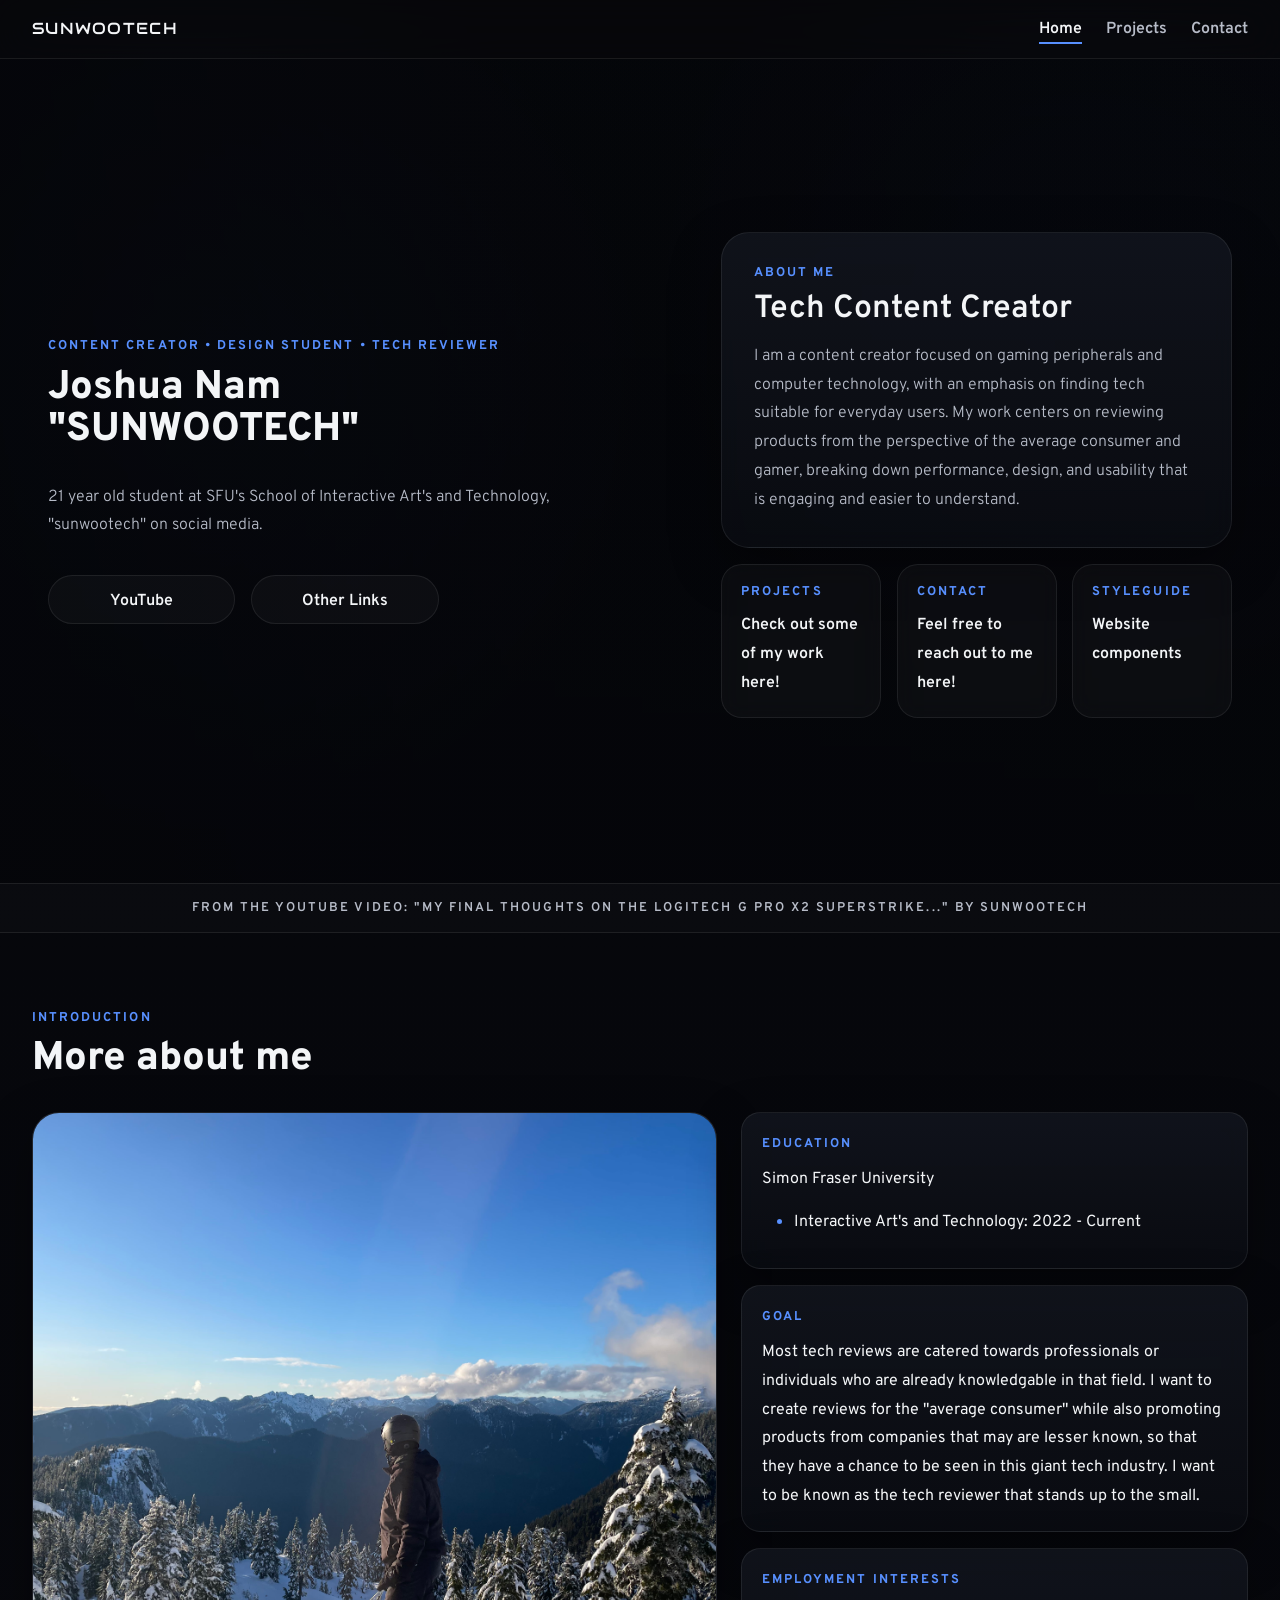
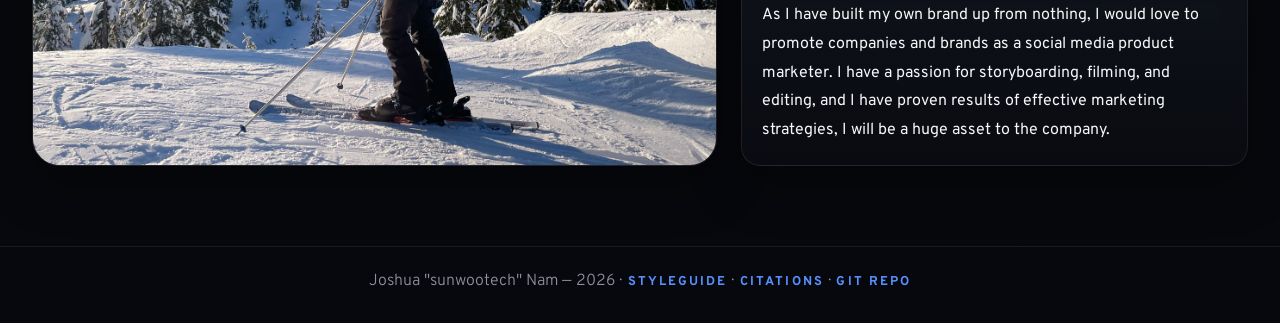
<file: index.html>
<!DOCTYPE html>
<html lang="en">
<head>
  <!-- Meta setup -->
  <meta charset="UTF-8">
  <meta name="viewport" content="width=device-width, initial-scale=1.0">
  <title>Joshua Nam | Home</title>

  <!-- Fonts -->
  <link rel="preconnect" href="https://fonts.googleapis.com">
  <link rel="preconnect" href="https://fonts.gstatic.com" crossorigin>
  <link href="https://fonts.googleapis.com/css2?family=Audiowide&family=Overpass:wght@300;400;600;800&display=swap" rel="stylesheet">

  <!-- Main stylesheet -->
  <link rel="stylesheet" href="css/main.css">
</head>
<body>
  <!-- Header -->
  <header class="site-header">
    <div class="header-inner">
      <!-- Brand -->
      <a href="index.html" class="brand">SUNWOOTECH</a>

      <!-- Navigation -->
      <nav class="main-nav">
        <a href="index.html" class="active">Home</a>
        <a href="projects.html">Projects</a>
        <a href="contact.html">Contact</a>
      </nav>
    </div>
  </header>

  <main>
    <!-- Hero section -->
    <section class="hero-home video-hero">
      <!-- Background video -->
      <video class="hero-bg-video" autoplay muted loop playsinline>
        <source src="video/superstrike.mp4" type="video/mp4">
      </video>

      <!-- Video overlay -->
      <div class="hero-video-overlay"></div>

      <!-- Hero content -->
      <div class="hero-inner">
        <!-- Hero text -->
        <div class="hero-copy">
          <!-- Eyebrow -->
          <p class="eyebrow">CONTENT CREATOR • DESIGN STUDENT • TECH REVIEWER</p>

          <!-- Main title -->
          <h1 class="h1">
            Joshua Nam <br>
            "SUNWOOTECH"
          </h1>

          <!-- Hero description -->
          <p class="hero-text">
            21 year old student at SFU's School of Interactive Art's and Technology, "sunwootech" on social media.
          </p>

          <!-- Hero buttons -->
          <div class="hero-buttons">
            <a href="https://www.youtube.com/@sunwootech" target="_blank" class="button"><span>YouTube</span></a>
            <a href="https://linktr.ee/sunwootech" target="_blank" class="button"><span>Other Links</span></a>
          </div>
        </div>

        <!-- Hero cards -->
        <div class="hero-visual">
          <!-- Feature card -->
          <div class="hero-feature-card">
            <span>About Me</span>
            <h2 class="h2">Tech Content Creator</h2>
            <p>
              I am a content creator focused on gaming peripherals and computer technology,
              with an emphasis on finding tech suitable for everyday users. My work centers
              on reviewing products from the perspective of the average consumer and gamer,
              breaking down performance, design, and usability that is engaging and easier to understand.
            </p>
          </div>

          <!-- Mini cards -->
          <div class="hero-mini-grid">
            <!-- Projects card -->
            <a href="projects.html" class="hero-mini-card hero-link-card">
              <span>Projects</span>
              <p>Check out some of my work here!</p>
            </a>

            <!-- Contact card -->
            <a href="contact.html" class="hero-mini-card hero-link-card">
              <span>Contact</span>
              <p>Feel free to reach out to me here!</p>
            </a>

            <!-- Styleguide card -->
            <a href="Template.html" class="hero-mini-card hero-link-card accent-card">
              <span>Styleguide</span>
              <p>Website components</p>
            </a>
          </div>
        </div>
      </div>
    </section>

    <!-- Highlight strip -->
    <section class="home-strip">
      <div class="strip-inner">
        <span>From the YouTube Video: "My final thoughts on the Logitech G Pro X2 Superstrike..." by sunwootech</span>
      </div>
    </section>

    <!-- Intro section -->
    <section class="home-intro-section">
      <!-- Section heading -->
      <div class="section-heading">
        <p class="section-label">Introduction</p>
        <h2 class="section-title">More about me</h2>
      </div>

      <!-- Intro grid -->
      <div class="intro-grid">
        <!-- Main image -->
        <div class="intro-main-card">
          <img src="img/me.jpg" alt="Photo of me">
        </div>

        <!-- Side cards -->
        <div class="intro-side-cards">
          <!-- Education card -->
          <div class="intro-info-card">
            <span>Education</span>
            <p>Simon Fraser University
              <ul class="bulleted-list">
                <li>Interactive Art's and Technology: 2022 - Current</li>
              </ul>
            </p>
          </div>

          <!-- Goal card -->
          <div class="intro-info-card">
            <span>Goal</span>
            <p>
              Most tech reviews are catered towards professionals or individuals
              who are already knowledgable in that field. I want to create reviews
              for the "average consumer" while also promoting products from companies
              that may are lesser known, so that they have a chance to be seen 
              in this giant tech industry. I want to be known as the tech reviewer 
              that stands up to the small.
            </p>
          </div>

          <!-- Employment card -->
          <div class="intro-info-card">
            <span>Employment Interests</span>
            <p>
              As I have built my own brand up from nothing, I would love to promote
              companies and brands as a social media product marketer. I have a passion
              for storyboarding, filming, and editing, and I have proven results of effective
              marketing strategies, I will be a huge asset to the company.
            </p>
          </div>

        </div>
      </div>
    </section>
  </main>

  <!-- Footer -->
  <footer class="site-footer">
    <p>
      Joshua "sunwootech" Nam — 2026 ·
      <a href="Template.html" class="footer-link">Styleguide</a>
      · <a href="Template.html#citations" class="footer-link">Citations</a>
      · <a href="https://github.com/jswnm/jswnm.github.io" target="_blank" class="footer-link">Git Repo</a>
    </p>
  </footer>
</body>
</html>
</file>
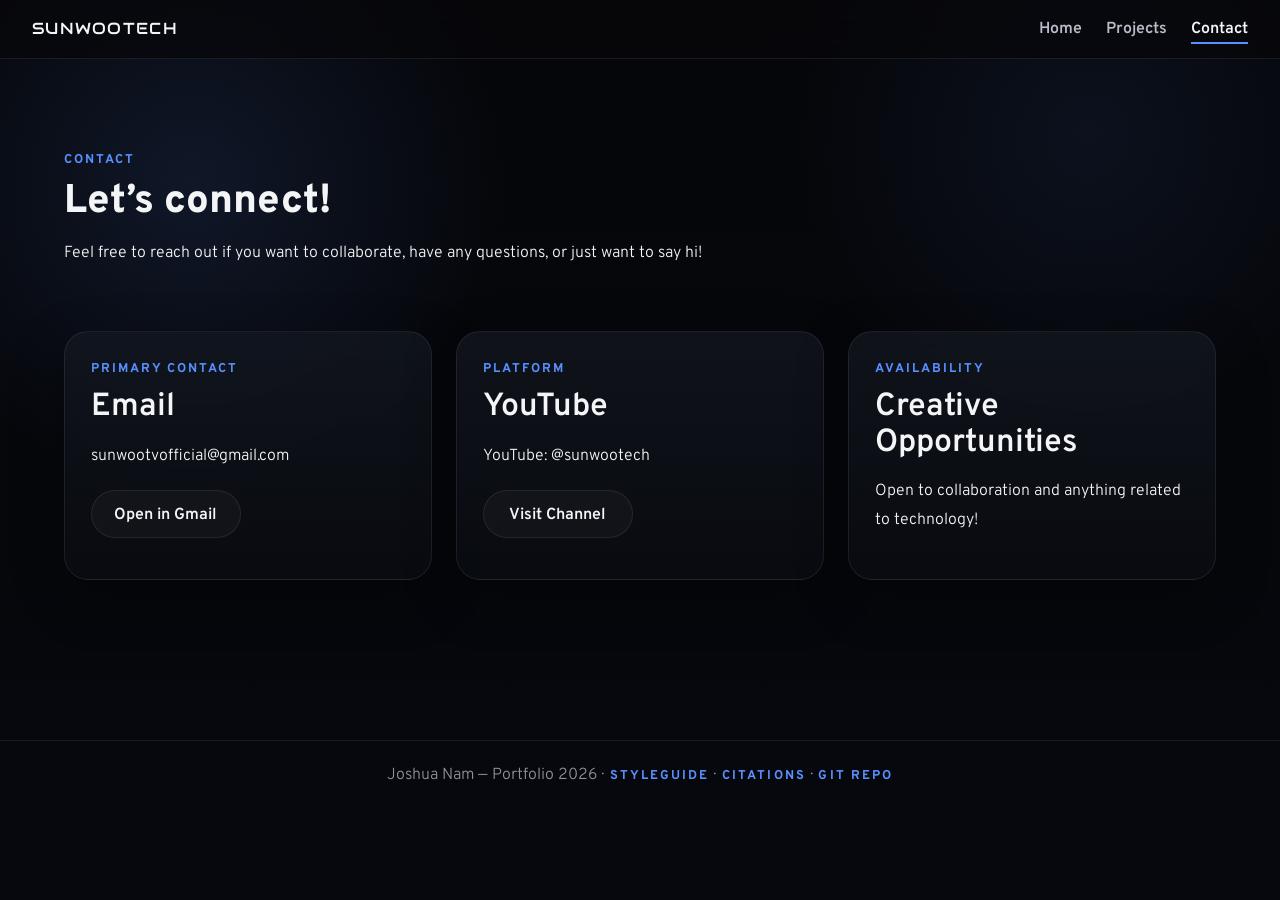
<file: contact.html>
<!DOCTYPE html>
<html lang="en">
<head>
  <!-- Meta setup -->
  <meta charset="UTF-8">
  <meta name="viewport" content="width=device-width, initial-scale=1.0">
  <title>Joshua Nam | Contact</title>

  <!-- Fonts -->
  <link rel="preconnect" href="https://fonts.googleapis.com">
  <link rel="preconnect" href="https://fonts.gstatic.com" crossorigin>
  <link href="https://fonts.googleapis.com/css2?family=Audiowide&family=Overpass:wght@300;400;600;800&display=swap" rel="stylesheet">

  <!-- Styles -->
  <link rel="stylesheet" href="css/main.css">
</head>

<body>

  <!-- Header -->
  <header class="site-header">
    <div class="header-inner">

      <!-- Brand -->
      <a href="index.html" class="brand">SUNWOOTECH</a>

      <!-- Navigation -->
      <nav class="main-nav">
        <a href="index.html">Home</a>
        <a href="projects.html">Projects</a>
        <a href="contact.html" class="active">Contact</a>
      </nav>

    </div>
  </header>

  <!-- Main content -->
  <main class="page-shell">

    <!-- Hero -->
    <section class="contact-hero">
      <p class="section-label">Contact</p>
      <h1 class="page-title">Let’s connect!</h1>
      <p class="page-text">
        Feel free to reach out if you want to collaborate, have any questions, or just want to say hi!
      </p>
    </section>

    <!-- Contact cards -->
    <section class="contact-grid">

      <!-- Email -->
      <div class="contact-card">
        <span>Primary Contact</span>
        <h2 class="h2">Email</h2>
        <p>sunwootvofficial@gmail.com</p>
        <a href="https://mail.google.com/mail/?view=cm&fs=1&to=sunwootvofficial@gmail.com"
          target="_blank"
          class="button">
          <span>Open in Gmail</span>
        </a>
      </div>

      <!-- YouTube -->
      <div class="contact-card">
        <span>Platform</span>
        <h2 class="h2">YouTube</h2>
        <p>YouTube: @sunwootech</p>
        <a href="https://www.youtube.com/@sunwootech" target="_blank" class="button">
          <span>Visit Channel</span>
        </a>
      </div>

      <!-- Availability -->
      <div class="contact-card">
        <span>Availability</span>
        <h2 class="h2">Creative Opportunities</h2>
        <p>Open to collaboration and anything related to technology!</p>
      </div>

    </section>
  </main>

  <!-- Footer -->
  <footer class="site-footer">
    <p>
      Joshua Nam — Portfolio 2026 ·
      <a href="Template.html" class="footer-link">Styleguide</a>
      · <a href="Template.html#citations" class="footer-link">Citations</a>
      · <a href="https://github.com/jswnm/jswnm.github.io" target="_blank" class="footer-link">Git Repo</a>
    </p>
  </footer>

</body>
</html>
</file>
<file: css/main.css>
/* GLOBAL RESET */
* {
  box-sizing: border-box;
}

/* ROOT LAYOUT */
html {
  scroll-behavior: smooth;
  background-color: #05060a;
}

/* GLOBAL COLOR VARIABLES */
:root {
  --bg: #07080d;
  --bg-soft: #11141c;
  --panel: rgba(255, 255, 255, 0.04);
  --panel-strong: rgba(255, 255, 255, 0.06);
  --line: rgba(255, 255, 255, 0.08);
  --text: #f3f5f7;
  --muted: #b7bcc8;
  --accent: #5890FF;
  --accent-light: #7AB0FF;
  --shadow: 0 18px 50px rgba(0, 0, 0, 0.35);
}

/* SITE BODY STYLES */
body {
  margin: 0;
  min-height: 100vh;
  font-family: 'Overpass', sans-serif;
  color: var(--text);
  background:
    radial-gradient(circle at 15% 20%, rgba(88, 144, 255, 0.12), transparent 24%),
    radial-gradient(circle at 85% 15%, rgba(88, 144, 255, 0.08), transparent 22%),
    linear-gradient(180deg, #05060a 0%, #07080d 100%);
  overflow-x: hidden;
}

.bulleted-list {
  list-style-type: disc;
  padding-left: 2em;
}

.bulleted-list li {
  margin-bottom: 0.4em;
  position: relative;
}

.bulleted-list li::marker {
  color: #5890FF;
  font-size: 1.1em;
}

.project-image {
  width: 100%;
  max-width: 700px;
  display: block;
  border-radius: 1rem;
  box-shadow: 0 0 16px rgba(88, 144, 255, 0.12);
}

.numbered-list {
  list-style-type: decimal;
  padding-left: 2em;
}

.numbered-list li {
  margin-bottom: 1rem;
  position: relative;
}

.numbered-list li::marker {
  color: #5890FF;
  font-size: 1.1em;
}

.project-image-wrap {
  display: flex;
  justify-content: center;
  margin: 1rem 0 0.5rem;
}

/* HEADER */
.site-header {
  position: sticky;
  top: 0;
  z-index: 1000;
  backdrop-filter: blur(18px);
  background: rgba(8, 8, 10, 0.7);
  border-bottom: 1px solid var(--line);
}

.header-inner {
  max-width: 1280px;
  margin: 0 auto;
  padding: 1.15rem 2rem;
  display: flex;
  justify-content: space-between;
  align-items: center;
}

.brand {
  text-decoration: none;
  color: var(--text);
  font-family: 'Audiowide', sans-serif;
  letter-spacing: 0.08em;
  font-size: 1rem;
}

.main-nav {
  display: flex;
  gap: 1.5rem;
  flex-wrap: wrap;
}

.main-nav a {
  text-decoration: none;
  color: var(--muted);
  position: relative;
  transition: 0.25s ease;
  font-family: 'Overpass', sans-serif;
  font-size: 1rem;
  font-weight: 600;
}

.main-nav a::after {
  content: "";
  position: absolute;
  left: 0;
  bottom: -0.35rem;
  width: 0;
  height: 2px;
  background: var(--accent);
  transition: 0.25s ease;
}

.main-nav a:hover,
.main-nav a.active {
  color: var(--text);
}

.main-nav a:hover::after,
.main-nav a.active::after {
  width: 100%;
}

/* TYPE SCALE FROM STYLEGUIDE */
.h1,
.page-title,
.section-title,
.hero-home h1 {
  font-family: 'Overpass', sans-serif;
  font-weight: 800;
  font-size: 2.5rem;
  line-height: 1.05;
  color: var(--text);
  margin: 0;
}

.h2 {
  font-family: 'Overpass', sans-serif;
  font-weight: 600;
  font-size: 2rem;
  line-height: 1.1;
  margin: 0;
}

.h3,
.page-section-title {
  font-family: 'Overpass', sans-serif;
  font-weight: 600;
  font-size: 1.5rem;
  line-height: 1.2;
  color: var(--accent);
  margin: 0;
}

.paragraph,
.page-text,
.hero-text,
.about-main-panel p,
.skill-panel p,
.contact-card p,
.project-analysis p,
.hero-feature-card p,
.hero-mini-card p,
.intro-main-card p,
.intro-info-card p,
.info-box p {
  font-family: 'Overpass', sans-serif;
  font-weight: 300;
  font-size: 1rem;
  line-height: 1.8;
}

/* SHARED */
.section-label,
.eyebrow,
.hero-feature-card span,
.hero-mini-card span,
.contact-card > span,
.intro-info-card span,
.footer-link {
  font-family: 'Overpass', sans-serif;
  color: var(--accent);
  font-size: 0.8rem;
  font-weight: 700;
  text-transform: uppercase;
  letter-spacing: 0.16em;
}

.page-shell {
  max-width: 1280px;
  margin: 0 auto;
  padding: 5rem 2rem;
}

.page-intro,
.contact-hero {
  max-width: 1280px;
  margin: 0 auto;
  padding: 0rem 2rem 2rem;
}

.section-heading {
  margin-bottom: 2rem;
}

/* BUTTONS */
.button {
  display: inline-flex;
  align-items: center;
  justify-content: center;
  min-width: 150px;
  width: 30%;
  padding: 0.95rem 1.35rem;
  border-radius: 999px;
  text-decoration: none;
  font-family: 'Overpass', sans-serif;
  font-size: 1rem;
  font-weight: 600;
  line-height: 1;

  border: 1px solid var(--line);
  color: var(--text);
  background: rgba(255, 255, 255, 0.03);
  box-shadow: none;

  transition:
    color 0.25s ease,
    box-shadow 0.3s ease,
    transform 0.2s ease;
}

.button span {
  position: relative;
  top: 1.5px;
  color: inherit;
}

.button:hover {
  background: linear-gradient(90deg, var(--accent-light), var(--accent));
  color: #08111f;
  box-shadow: 0 12px 28px rgba(88, 144, 255, 0.4);

  border: 1px solid transparent;
}

.button:active {
  box-shadow: 0 6px 14px rgba(88, 144, 255, 0.25);
}

/* HOME HERO */
.hero-home {
  position: relative;
  width: 100%;
  min-height: calc(100vh - 76px);
  padding: 4.5rem 2rem 4rem;
  overflow: hidden;
  isolation: isolate;
}

.hero-inner {
  max-width: 1280px;
  margin: 0 auto;
  padding-left: 1rem;
  padding-right: 1rem;
  display: grid;
  grid-template-columns: minmax(0, 1.1fr) minmax(320px, 0.9fr);
  gap: 3rem;
  align-items: center;
  min-height: calc(100vh - 76px - 8.5rem);
  position: relative;
  z-index: 2;
}

.hero-copy {
  max-width: 760px;
}

.hero-home h1 {
  margin: 0.8rem 0 2rem;
}

.hero-text {
  max-width: 600px;
  color: var(--muted);
}

.hero-buttons {
  display: flex;
  gap: 1rem;
  flex-wrap: wrap;
  margin-top: 2.2rem;
}

.hero-visual {
  display: flex;
  flex-direction: column;
  gap: 1rem;
  position: relative;
  z-index: 2;
}

.hero-feature-card,
.hero-mini-card,
.contact-card,
.intro-main-card,
.intro-info-card {
  background: linear-gradient(180deg, rgba(20, 24, 33, 0.72), rgba(10, 12, 18, 0.82));
  border: 1px solid var(--line);
  box-shadow: var(--shadow);
  backdrop-filter: blur(10px);
}

.hero-feature-card {
  border-radius: 1.75rem;
  padding: 2rem;
  display: flex;
  flex-direction: column;
  justify-content: flex-end;
}

.hero-feature-card h2 {
  margin: 0.7rem 0 0.9rem;
}

.hero-feature-card p {
  margin: 0;
  color: var(--muted);
}

.hero-mini-grid {
  display: grid;
  grid-template-columns: repeat(3, 1fr);
  gap: 1rem;
}

.hero-mini-card {
  border-radius: 1.3rem;
  padding: 1.2rem;
  display: flex;
  flex-direction: column;
  justify-content: flex-start;
  min-height: 120px;
}

.hero-mini-card p {
  margin: 0.7rem 0 0;
  color: var(--text);
  font-weight: 600;
}

.hero-link-card {
  border: 1px solid var(--line);
  color: var(--text);
  background: rgba(255, 255, 255, 0.03);
  box-shadow: none;
  text-decoration: none;
  transition: 0.25s ease;
}

.hero-link-card:hover {
  transition: 0.25s ease;
  border-color: rgba(88, 144, 255, 0.28);
  background: linear-gradient(180deg, rgba(88, 144, 255, 0.22), rgba(88, 144, 255, 0.08));
  box-shadow: 0 12px 24px rgba(0, 0, 0, 0.3);
}

/* VIDEO HERO */
.video-hero {
  position: relative;
  overflow: hidden;
  isolation: isolate;
}

.hero-bg-video {
  position: absolute;
  inset: 0;
  width: 100%;
  height: 100%;
  object-fit: cover;
  z-index: -3;
}

.hero-video-overlay {
  position: absolute;
  inset: 0;
  z-index: -2;
  background:
    linear-gradient(90deg, rgba(5, 6, 10, 0.88) 0%, rgba(5, 6, 10, 0.72) 40%, rgba(5, 6, 10, 0.70) 100%),
    linear-gradient(180deg, rgba(5, 6, 10, 0.35) 0%, rgba(5, 6, 10, 0.55) 100%);
}

/* STRIP */
.home-strip {
  border-top: 1px solid var(--line);
  border-bottom: 1px solid var(--line);
  background: rgba(255, 255, 255, 0.02);
}

.strip-inner {
  max-width: 1280px;
  margin: 0 auto;
  padding: 1rem 2rem;
  display: flex;
  gap: 2rem;
  flex-wrap: wrap;
  color: var(--muted);
  font-family: 'Overpass', sans-serif;
  font-size: 0.8rem;
  font-weight: 600;
  letter-spacing: 0.16em;
  text-transform: uppercase;
  justify-content: center;
}

/* INTRO */
.home-intro-section {
  max-width: 1280px;
  margin: 0 auto;
  padding: 4rem 2rem 5rem;
}

.intro-grid {
  display: grid;
  grid-template-columns: 1.15fr 0.85fr;
  gap: 1.5rem;
}

.intro-main-card {
  border-radius: 1.7rem;
  padding: 0;
  overflow: hidden;
}

.intro-main-card img {
  width: 100%;
  height: 100%;
  display: block;
  object-fit: cover;
}

.intro-main-card p {
  margin: 0 0 1rem;
  color: var(--muted);
}

.intro-main-card p:last-child {
  margin-bottom: 0;
}

.intro-side-cards {
  display: grid;
  gap: 1rem;
}

.intro-info-card {
  border-radius: 1.2rem;
  padding: 1.25rem;
}

.intro-info-card p {
  margin: 0.75rem 0 0;
  color: var(--text);
  font-weight: 400;
}

/* PROJECTS */
.project-list-wrapper {
  max-width: 1280px;
  margin: 0 auto;
  padding: 1rem 2rem 5rem;
  display: grid;
  gap: 3rem;
}

.page-section-title {
  margin-bottom: 1.2rem;
  color: var(--text);
}

.project-component {
  display: flex;
  flex-direction: column;
  gap: 1.5rem;
  padding: 2rem;
  background-color: rgba(255, 255, 255, 0.035);
  border: 1px solid var(--line);
  border-radius: 1.5rem;
  box-shadow: var(--shadow);
}

.project-media {
  display: flex;
  justify-content: center;
}

.project-media iframe {
  width: 100%;
  aspect-ratio: 16 / 9;
  border-radius: 1rem;
  border: none;
}

.project-text {
  display: flex;
  flex-direction: column;
  gap: 1rem;
}

.project-analysis {
  display: flex;
  flex-direction: column;
  gap: 1rem;
}

.project-analysis p {
  margin: 0;
  width: 100%;
  padding: 1.25rem 1.5rem;
  border-left: 4px solid var(--accent);
  border-radius: 0.75rem;
  background-color: var(--bg-soft);
  box-shadow: 0 2px 16px rgba(16, 22, 34, 0.35);
}


/* CONTACT */
.contact-grid {
  max-width: 1280px;
  margin: 0 auto;
  padding: 1rem 2rem 5rem;
  display: grid;
  grid-template-columns: repeat(3, 1fr);
  gap: 1.5rem;
}

.contact-card {
  border-radius: 1.5rem;
  padding: 1.6rem;
}

.contact-card h2 {
  margin: 0.8rem 0;
}

.contact-card p {
  margin-bottom: 1.2rem;
}

/* FOOTER */
.site-footer {
  padding: 1.5rem 2rem 2rem;
  text-align: center;
  color: #8f9099;
  border-top: 1px solid var(--line);
}

.site-footer p {
  margin: 0;
  font-family: 'Overpass', sans-serif;
  font-size: 1rem;
  font-weight: 300;
}

.footer-link {
  color: var(--accent);
  text-decoration: none;
  margin-left: 0.3rem;
  position: relative;
}

.footer-link::after {
  content: "";
  position: absolute;
  left: 0;
  bottom: -2px;
  width: 0;
  height: 1px;
  background: var(--accent);
  transition: 0.25s ease;
}

.footer-link:hover::after {
  width: 100%;
}

/* PROJECT GRID */
.project-grid {
  max-width: 1280px;
  margin: 0 auto;
  padding: 1rem 2rem 5rem;
  display: grid;
  grid-template-columns: repeat(2, minmax(0, 1fr));
  gap: 1.5rem;
  align-items: start;
}

.compact-project {
  padding: 1.4rem;
  gap: 1.25rem;
}

.compact-project .project-media iframe {
  width: 100%;
  aspect-ratio: 16 / 9;
  border-radius: 0.9rem;
  border: none;
}

.compact-project .h2 {
  font-size: 1.6rem;
}

.compact-project .h3 {
  font-size: 1.1rem;
}

/* DROPDOWN ANALYSIS */
.dropdown-analysis {
  display: flex;
  flex-direction: column;
  gap: 0.9rem;
}

.analysis-item {
  border-radius: 0.85rem;
  background-color: var(--bg-soft);
  border: 1px solid var(--line);
  overflow: hidden;
}

.analysis-item:hover {
  transition: 0.25s ease;
  border-color: rgba(88, 144, 255, 0.28);
  background: linear-gradient(180deg, rgba(88, 144, 255, 0.22), rgba(88, 144, 255, 0.08));
  box-shadow: 0 12px 24px rgba(0, 0, 0, 0.3);
}

.analysis-item summary {
  list-style: none;
  cursor: pointer;
  padding: 1rem 1.2rem;
  font-family: 'Overpass', sans-serif;
  font-size: 1rem;
  font-weight: 600;
  color: var(--text);
  position: relative;
  transition: 0.25s ease;
}

.analysis-item summary span {
  top: 2px;
  position: relative;
}

.analysis-item summary::-webkit-details-marker {
  display: none;
}

.analysis-item summary::after {
  content: "+";
  position: absolute;
  right: 1.2rem;
  top: 52%;
  transform: translateY(-50%) rotate(0deg);
  transform-origin: center;
  color: var(--accent);
  font-size: 1.2rem;
  font-weight: 600;
  transition: transform 0.3s ease;
}

.analysis-item[open] summary::after {
  transform: translateY(-50%) rotate(45deg);
}

.analysis-item summary:hover {
  background: rgba(255, 255, 255, 0.03);
}

.analysis-content {
  height: 0;
  overflow: hidden;
  opacity: 0;
  transition:
    height 0.4s ease,
    opacity 0.25s ease;
}

.analysis-content p {
  margin: 0;
  padding: 1.2rem 1.2rem 1.2rem;
  border-left: none;
  border-radius: 0;
  background: transparent;
  box-shadow: none;
  transform: translateY(-6px);
  transition: transform 0.25s ease;
}

.analysis-content .project-image {
  margin: 0.25rem 1.2rem 1.2rem;
  width: calc(100% - 2.4rem);
  max-width: calc(100% - 2.4rem);
}

.analysis-item[open] .analysis-content {
  opacity: 1;
}

.analysis-item[open] .analysis-content p {
  transform: translateY(0);
}

/* PAGE LOAD ANIMATIONS */
@keyframes fadeUp {
  from {
    opacity: 0;
    transform: translateY(24px);
  }
  to {
    opacity: 1;
    transform: translateY(0);
  }
}

@keyframes fadeInSoft {
  from {
    opacity: 0;
  }
  to {
    opacity: 1;
  }
}

/* Default state: visible */
.site-header,
.page-intro,
.contact-hero,
.home-strip,
.site-footer,
.hero-copy,
.hero-feature-card,
.hero-mini-card,
.intro-main-card,
.intro-info-card,
.project-component,
.contact-card,
.hero-bg-video,
.hero-video-overlay {
  opacity: 1;
  transform: none;
}

/* Only animate when motion is allowed */
@media (prefers-reduced-motion: no-preference) {
  .site-header,
  .page-intro,
  .contact-hero,
  .home-strip,
  .site-footer,
  .hero-copy,
  .hero-feature-card,
  .hero-mini-card,
  .intro-main-card,
  .intro-info-card,
  .project-component,
  .contact-card {
    opacity: 0;
    animation: fadeUp 0.8s ease forwards;
    will-change: transform, opacity;
  }

  .hero-bg-video,
  .hero-video-overlay {
    opacity: 0;
    animation: fadeInSoft 1.2s ease forwards;
  }

  .site-header {
    animation-delay: 0.05s;
  }

  .hero-copy,
  .page-intro,
  .contact-hero {
    animation-delay: 0.15s;
  }

  .hero-feature-card,
  .intro-main-card {
    animation-delay: 0.28s;
  }

  .hero-mini-card:nth-child(1),
  .intro-info-card:nth-child(1),
  .contact-card:nth-child(1),
  .project-component:nth-child(1) {
    animation-delay: 0.38s;
  }

  .hero-mini-card:nth-child(2),
  .intro-info-card:nth-child(2),
  .contact-card:nth-child(2),
  .project-component:nth-child(2) {
    animation-delay: 0.5s;
  }

  .hero-mini-card:nth-child(3),
  .intro-info-card:nth-child(3),
  .contact-card:nth-child(3) {
    animation-delay: 0.62s;
  }

  .home-strip,
  .site-footer {
    animation-delay: 0.7s;
  }
}

/* RESPONSIVE */
@media (max-width: 1100px) {
  .hero-inner {
    grid-template-columns: 1fr;
    min-height: auto;
  }

  .hero-home {
    min-height: auto;
    padding-top: 4rem;
  }

  .hero-home h1 {
    max-width: 10ch;
  }

  .hero-mini-grid {
    grid-template-columns: repeat(auto-fit, minmax(160px, 1fr));
  }
}

@media (max-width: 1050px) {
  .contact-grid,
  .intro-grid {
    grid-template-columns: 1fr;
  }
}

@media (max-width: 1000px) {
  .project-grid {
    grid-template-columns: 1fr;
  }
}

@media (max-width: 700px) {
  .header-inner {
    flex-direction: column;
    align-items: flex-start;
    gap: 1rem;
  }

  .hero-home,
  .page-shell,
  .page-intro,
  .contact-hero,
  .project-list-wrapper,
  .project-grid,
  .contact-grid,
  .home-intro-section {
    padding-left: 1.2rem;
    padding-right: 1.2rem;
  }

  .strip-inner {
    padding-left: 1.2rem;
    padding-right: 1.2rem;
  }

  .button-primary {
    width: 100%;
  }

  .hero-home h1,
  .page-title,
  .section-title,
  .h1 {
    font-size: 2.5rem;
  }

  .hero-feature-card {
    min-height: 220px;
  }

  .project-component {
    padding: 1rem;
  }
}

@media (prefers-reduced-motion: reduce) {
  *,
  *::before,
  *::after {
    animation: none !important;
    transition: none !important;
    scroll-behavior: auto !important;
  }
}
</file>
